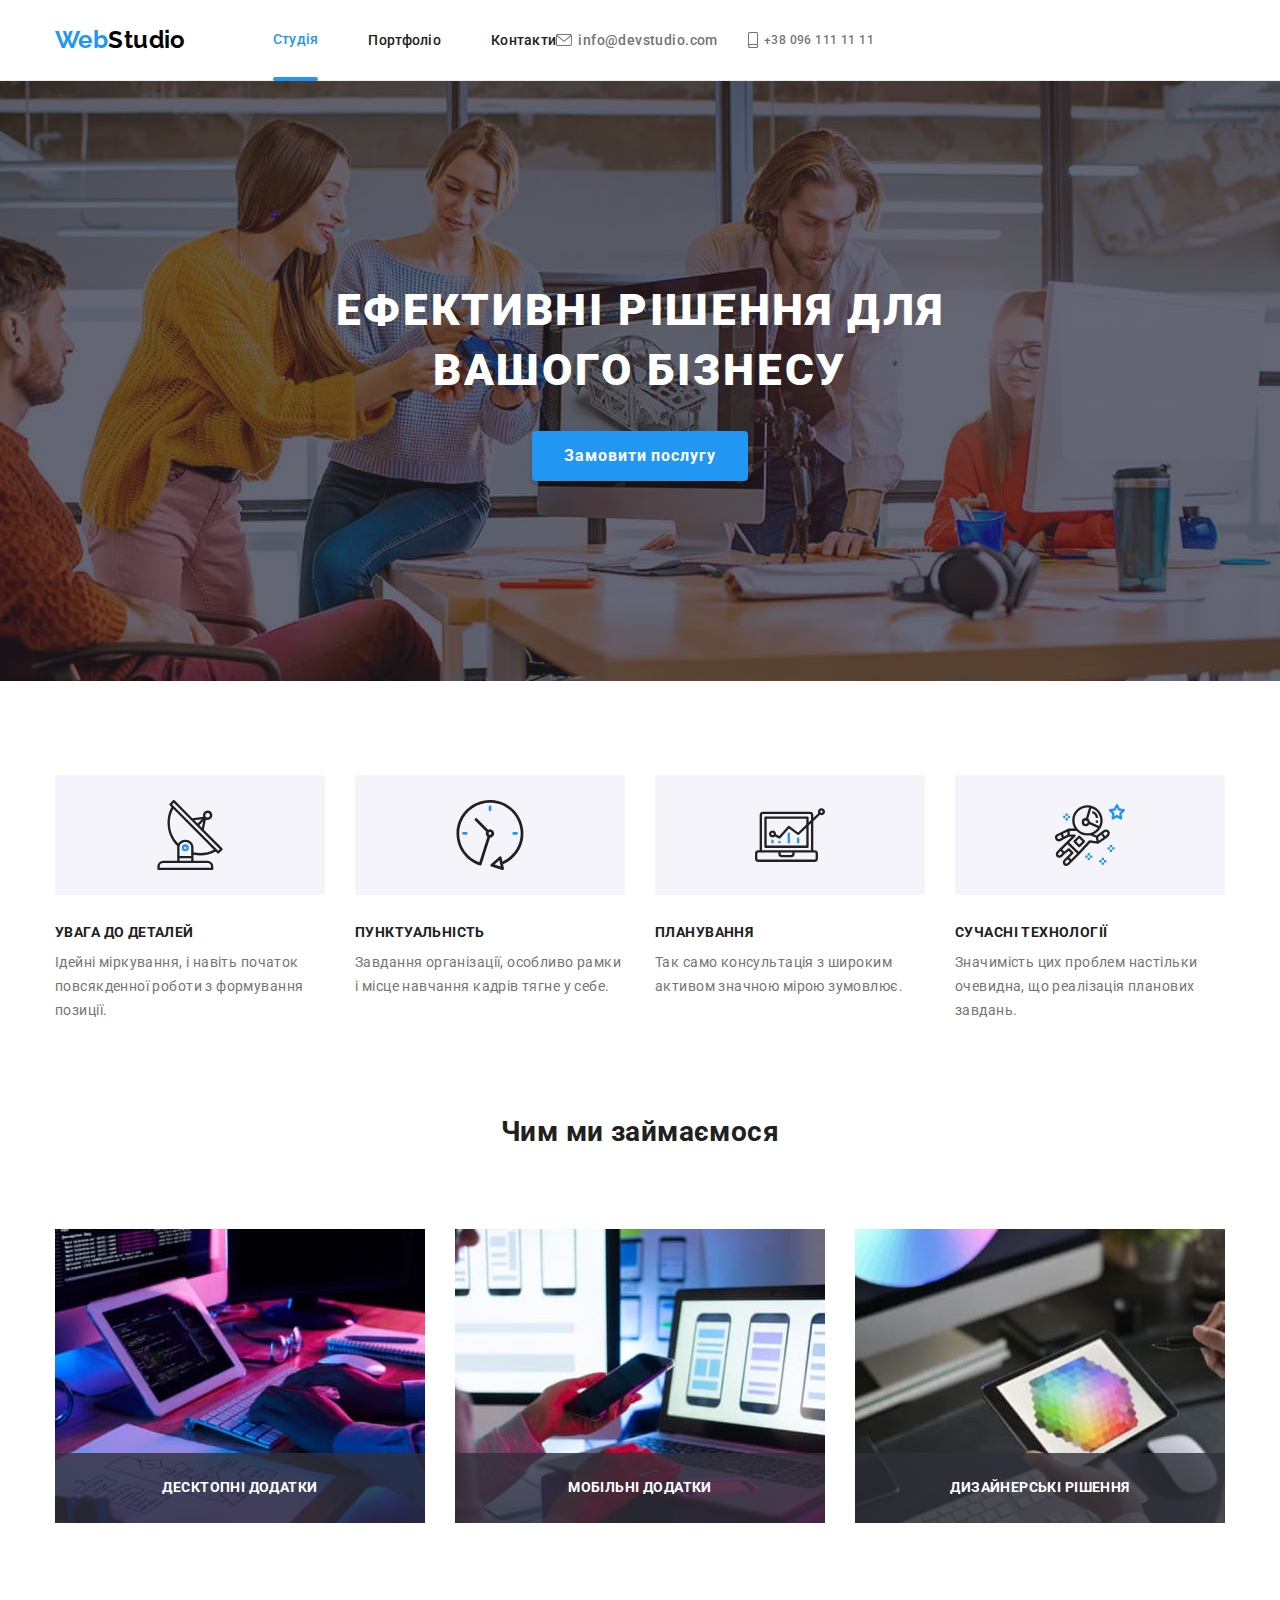
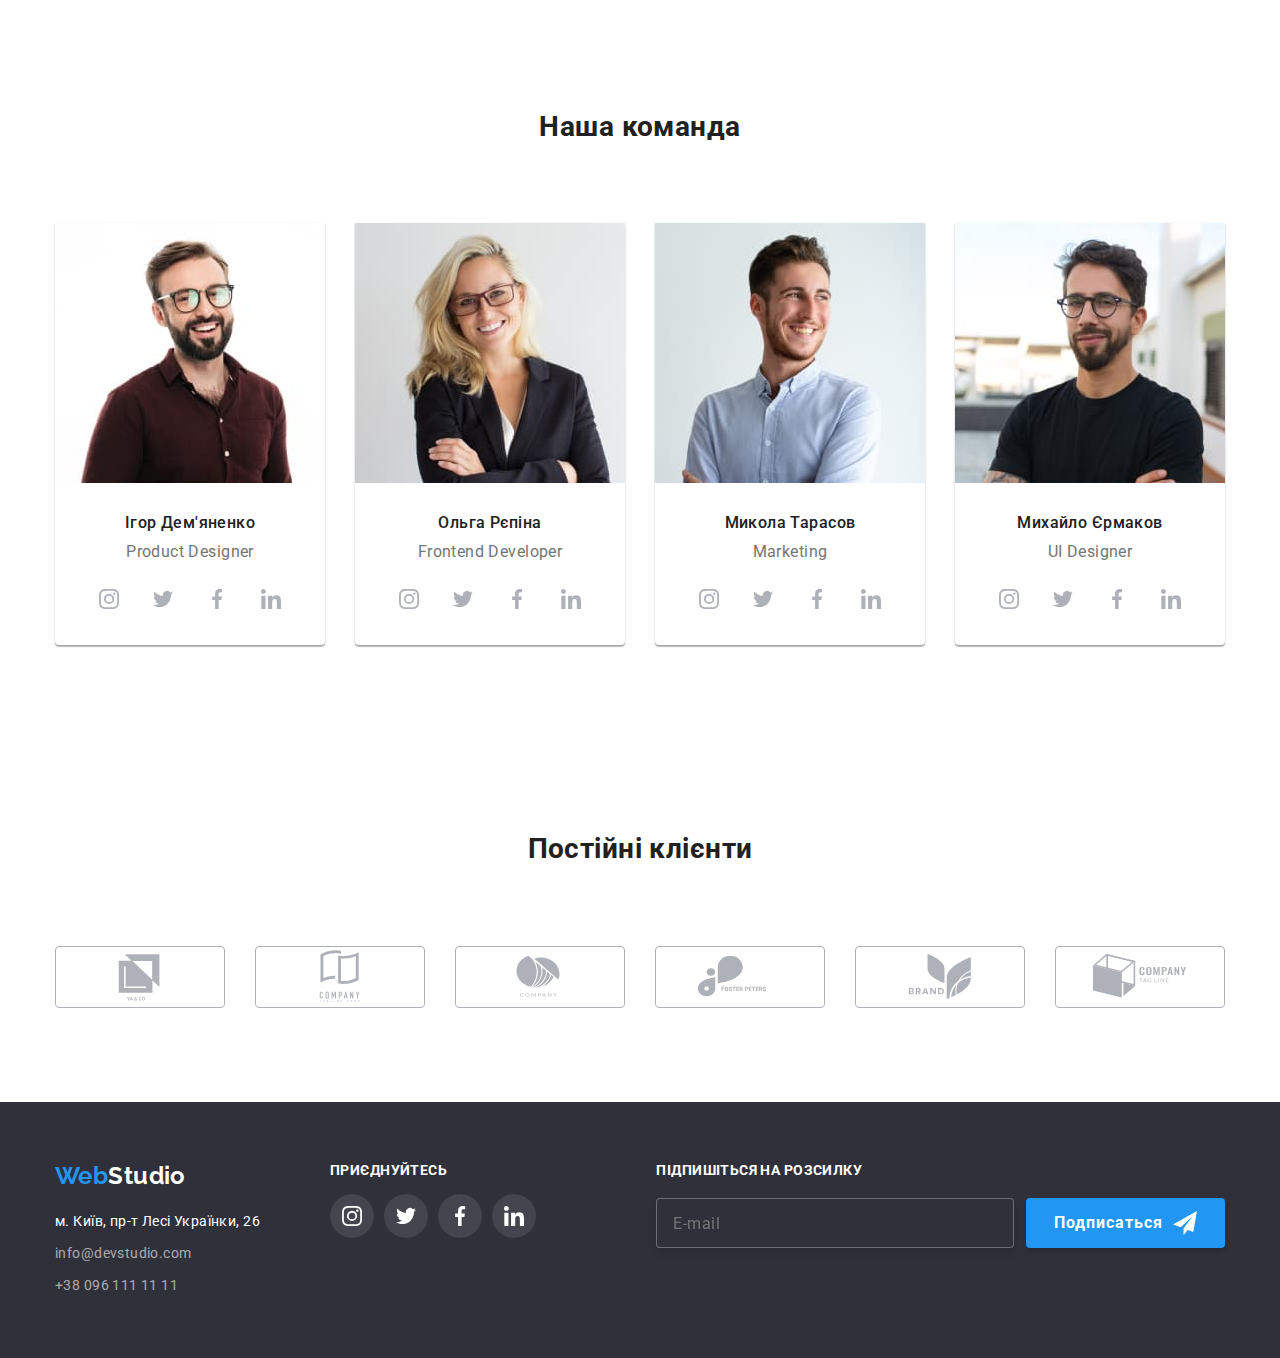
<file: index.html>
<!DOCTYPE html>
<html lang="uk">
  <head>
    <meta charset="UTF-8" />
    <meta http-equiv="X-UA-Compatible" content="IE=edge" />
    <meta name="viewport" content="width=device-width, initial-scale=1.0" />
    <title>WebStudio</title>
    <link
      href="https://fonts.googleapis.com/css2?family=Raleway:wght@700&family=Roboto:wght@400;500;700;900&display=swap"
      rel="stylesheet"
    />
    <link
      rel="stylesheet"
      href="https://cdnjs.cloudflare.com/ajax/libs/modern-normalize/1.1.0/modern-normalize.min.css"
    />
    <link rel="stylesheet" href="./css/main.min.css" />
  </head>

  <body>
    <header class="header">
      <div class="container nav">
        <a lang="en" href="./index.html" class="logo"> <span class="logo__part">Web</span>Studio</a>
        <button
          type="button"
          class="mobile__menu is-open"
          aria-expanded="true"
          data-mobile__menu-open
          aria-controls="mobile__menu-body"
        >
          <svg class="mobile__menu-icon" width="40" height="40" aria-label="Вызов мобильного меню">
            <use class="mobile__menu-close" href="./images/icons.svg#icon-menu_40px"></use>
            <use class="mobile__menu-open" href="./images/icons.svg#icon-close_40px"></use>
          </svg>
        </button>
        <div class="navigation" id="mobile__menu-body" data-mobile__menu>
          <nav class="nav__body">
            <ul class="nav__menu">
              <li class="nav__list">
                <a href="./index.html" class="nav__link nav__link--current">Студія</a>
              </li>
              <li><a href="./portfolio.html" class="nav__link">Портфоліо</a></li>
              <li><a href="" class="nav__link">Контакти</a></li>
            </ul>
          </nav>
          <ul class="contacts">
            <li class="contacts__item">
              <a lang="en" href="mailto:info@devstudio.com" class="contacts__link-email">
                <svg class="contacts__icon-email" width="14" height="10">
                  <use href="./images/icons.svg#icon-envelope"></use>
                </svg>
                info@devstudio.com
              </a>
            </li>
            <li class="contacts__item">
              <a href="tel:+380961111111" class="contacts__link-tel">
                <svg class="contacts__icon-tel" width="10" height="14">
                  <use href="./images/icons.svg#icon-smartphone"></use>
                </svg>
                +38 096 111 11 11
              </a>
            </li>
          </ul>
          <div class="social-item__mobile-menu">
            <a href="/" class="social-link__mobile-menu">Instagram</a>
            <a href="/" class="social-link__mobile-menu">Twitter</a>
            <a href="/" class="social-link__mobile-menu">Facebook</a>
            <a href="/" class="social-link__mobile-menu">Linledin</a>
          </div>
        </div>
      </div>
    </header>
    <main>
      <section class="hero">
        <h1 class="hero__title">ЕФЕКТИВНІ РІШЕННЯ ДЛЯ ВАШОГО БІЗНЕСУ</h1>
        <button data-modal-open type="button" class="hero__button">Замовити послугу</button>
      </section>

      <section class="section">
        <div class="container">
          <h2 class="hidden">Наші переваги</h2>
          <ul class="advantage-cards">
            <li class="advantage-cards__item">
              <div class="advantage-cards__container">
                <svg width="70" height="70">
                  <use href="./images/icons.svg#icon-antenna-1"></use>
                </svg>
              </div>
              <h3 class="advantage__subtitle">УВАГА ДО ДЕТАЛЕЙ</h3>
              <p class="advantage__text">
                Ідейні міркування, і навіть початок повсякденної роботи з формування позиції.
              </p>
            </li>
            <li class="advantage-cards__item">
              <div class="advantage-cards__container">
                <svg width="70" height="70">
                  <use href="./images/icons.svg#icon-clock-1"></use>
                </svg>
              </div>
              <h3 class="advantage__subtitle">ПУНКТУАЛЬНІСТЬ</h3>
              <p class="advantage__text">
                Завдання організації, особливо рамки і місце навчання кадрів тягне у себе.
              </p>
            </li>
            <li class="advantage-cards__item">
              <div class="advantage-cards__container">
                <svg width="70" height="70">
                  <use href="./images/icons.svg#icon-diagram"></use>
                </svg>
              </div>
              <h3 class="advantage__subtitle">ПЛАНУВАННЯ</h3>
              <p class="advantage__text">
                Так само консультація з широким активом значною мірою зумовлює.
              </p>
            </li>
            <li class="advantage-cards__item">
              <div class="advantage-cards__container">
                <svg width="70" height="70">
                  <use href="./images/icons.svg#icon-astronaut-1"></use>
                </svg>
              </div>
              <h3 class="advantage__subtitle">СУЧАСНІ ТЕХНОЛОГІЇ</h3>
              <p class="advantage__text">
                Значимість цих проблем настільки очевидна, що реалізація планових завдань.
              </p>
            </li>
          </ul>
        </div>
      </section>

      <section class="section specialization">
        <div class="container">
          <h2 class="section__title">Чим ми займаємося</h2>
          <ul class="specialization__list">
            <li class="specialization__item">
              <img
                srcset="./images/1.jpg 1x, ./images/1@2x.jpg 2x"
                src="./images/1.jpg"
                alt="Створення вашого сайту"
                width="370"
                height="294"
                loading="lazy"
              />
              <div class="specialization__container">
                <p class="specialization__text">ДЕСКТОПНІ ДОДАТКИ</p>
              </div>
            </li>
            <li class="specialization__item">
              <img
                srcset="./images/2.jpg 1x, ./images/2@2x.jpg 2x"
                src="./images/2.jpg"
                alt="Розробка макету"
                width="370"
                height="294"
                loading="lazy"
              />
              <div class="specialization__container">
                <p class="specialization__text">МОБІЛЬНІ ДОДАТКИ</p>
              </div>
            </li>
            <li class="specialization__item">
              <img
                srcset="./images/3.jpg 1x, ./images/3@2x.jpg 2x"
                src="./images/3.jpg"
                alt="Робота над дизайном"
                width="370"
                height="294"
                loading="lazy"
              />
              <div class="specialization__container">
                <p class="specialization__text">ДИЗАЙНЕРСЬКІ РІШЕННЯ</p>
              </div>
            </li>
          </ul>
        </div>
      </section>

      <section class="section teammates">
        <div class="container">
          <h2 class="section__title">Наша команда</h2>
          <ul class="teammates__list">
            <li class="teammates__item">
              <img
                srcset="
                  ./images/4-450.jpg 450w,
                  ./images/4-900.jpg 900w,
                  ./images/4-354.jpg 354w,
                  ./images/4-708.jpg 708w,
                  ./images/4-270.jpg 270w,
                  ./images/4-540.jpg 540w
                "
                sizes="(min-width: 1200px) 270px, (min-width: 768px) and (max-width: 1199px)  354px, (min-width: 320px) 450px, 100vw"
                src="./images/4-450.jpg"
                class="teammates__icon"
                alt="Наш продуктовий дизайнер"
                width="270"
                height="260"
                loading="lazy"
              />
              <div class="teammates__container">
                <h3 class="teammates__name">Ігор Дем'яненко</h3>
                <p lang="en" class="teammates__profession">Product Designer</p>
                <ul class="social-networks">
                  <li class="social-networks__item">
                    <a href="" class="social-networks__link">
                      <svg class="social-networks__icon" width="20" height="20">
                        <use href="./images/icons.svg#icon-instagram"></use>
                      </svg>
                    </a>
                  </li>
                  <li class="social-networks__item">
                    <a href="" class="social-networks__link">
                      <svg class="social-networks__icon" width="20" height="20">
                        <use href="./images/icons.svg#icon-twitter"></use>
                      </svg>
                    </a>
                  </li>
                  <li class="social-networks__item">
                    <a href="" class="social-networks__link">
                      <svg class="social-networks__icon" width="20" height="20">
                        <use href="./images/icons.svg#icon-facebook"></use>
                      </svg>
                    </a>
                  </li>
                  <li class="social-networks__item">
                    <a href="" class="social-networks__link">
                      <svg class="social-networks__icon" width="20" height="20">
                        <use href="./images/icons.svg#icon-linkedin"></use>
                      </svg>
                    </a>
                  </li>
                </ul>
              </div>
            </li>
            <li class="teammates__item">
              <img
                srcset="
                  ./images/5-450.jpg 450w,
                  ./images/5-900.jpg 900w,
                  ./images/5-354.jpg 354w,
                  ./images/5-708.jpg 708w,
                  ./images/5-270.jpg 270w,
                  ./images/5-540.jpg 540w
                "
                sizes="(min-width: 1200px) 270px, (min-width: 768px) and (max-width: 1199px)  354px, (min-width: 320px) 450px, 100vw"
                src="./images/5-450.jpg"
                class="teammates__icon"
                alt="Наш фронтенд розробник"
                width="270"
                height="260"
                loading="lazy"
              />
              <div class="teammates__container">
                <h3 class="teammates__name">Ольга Рєпіна</h3>
                <p lang="en" class="teammates__profession">Frontend Developer</p>
                <ul class="social-networks">
                  <li class="social-networks__item">
                    <a href="" class="social-networks__link">
                      <svg class="social-networks__icon" width="20" height="20">
                        <use href="./images/icons.svg#icon-instagram"></use>
                      </svg>
                    </a>
                  </li>
                  <li class="social-networks__item">
                    <a href="" class="social-networks__link">
                      <svg class="social-networks__icon" width="20" height="20">
                        <use href="./images/icons.svg#icon-twitter"></use>
                      </svg>
                    </a>
                  </li>
                  <li class="social-networks__item">
                    <a href="" class="social-networks__link">
                      <svg class="social-networks__icon" width="20" height="20">
                        <use href="./images/icons.svg#icon-facebook"></use>
                      </svg>
                    </a>
                  </li>
                  <li class="social-networks__item">
                    <a href="" class="social-networks__link">
                      <svg class="social-networks__icon" width="20" height="20">
                        <use href="./images/icons.svg#icon-linkedin"></use>
                      </svg>
                    </a>
                  </li>
                </ul>
              </div>
            </li>
            <li class="teammates__item">
              <img
                srcset="
                  ./images/6-450.jpg 450w,
                  ./images/6-900.jpg 900w,
                  ./images/6-354.jpg 354w,
                  ./images/6-708.jpg 708w,
                  ./images/6-270.jpg 270w,
                  ./images/6-540.jpg 540w
                "
                sizes="(min-width: 1200px) 270px, (min-width: 768px) and (max-width: 1199px)  354px, (min-width: 320px) 450px, 100vw"
                src="./images/6-450.jpg"
                class="teammates__icon"
                alt="Наш маркетолог"
                width="270"
                height="260"
                loading="lazy"
              />
              <div class="teammates__container">
                <h3 class="teammates__name">Микола Тарасов</h3>
                <p lang="en" class="teammates__profession">Marketing</p>
                <ul class="social-networks">
                  <li class="social-networks__item">
                    <a href="" class="social-networks__link">
                      <svg class="social-networks__icon" width="20" height="20">
                        <use href="./images/icons.svg#icon-instagram"></use>
                      </svg>
                    </a>
                  </li>
                  <li class="social-networks__item">
                    <a href="" class="social-networks__link">
                      <svg class="social-networks__icon" width="20" height="20">
                        <use href="./images/icons.svg#icon-twitter"></use>
                      </svg>
                    </a>
                  </li>
                  <li class="social-networks__item">
                    <a href="" class="social-networks__link">
                      <svg class="social-networks__icon" width="20" height="20">
                        <use href="./images/icons.svg#icon-facebook"></use>
                      </svg>
                    </a>
                  </li>
                  <li class="social-networks__item">
                    <a href="" class="social-networks__link">
                      <svg class="social-networks__icon" width="20" height="20">
                        <use href="./images/icons.svg#icon-linkedin"></use>
                      </svg>
                    </a>
                  </li>
                </ul>
              </div>
            </li>
            <li class="teammates__item">
              <img
                srcset="
                  ./images/7-450.jpg 450w,
                  ./images/7-900.jpg 900w,
                  ./images/7-354.jpg 354w,
                  ./images/7-708.jpg 708w,
                  ./images/7-270.jpg 270w,
                  ./images/7-540.jpg 540w
                "
                sizes="(min-width: 1200px) 270px, (min-width: 768px) and (max-width: 1199px)  354px, (min-width: 320px) 450px, 100vw"
                src="./images/7-450.jpg"
                class="teammates__icon"
                alt="Наш ЮІ дизайнер"
                width="270"
                height="260"
                loading="lazy"
              />
              <div class="teammates__container">
                <h3 class="teammates__name">Михайло Єрмаков</h3>
                <p lang="en" class="teammates__profession">UI Designer</p>
                <ul class="social-networks">
                  <li class="social-networks__item">
                    <a href="" class="social-networks__link">
                      <svg class="social-networks__icon" width="20" height="20">
                        <use href="./images/icons.svg#icon-instagram"></use>
                      </svg>
                    </a>
                  </li>
                  <li class="social-networks__item">
                    <a href="" class="social-networks__link">
                      <svg class="social-networks__icon" width="20" height="20">
                        <use href="./images/icons.svg#icon-twitter"></use>
                      </svg>
                    </a>
                  </li>
                  <li class="social-networks__item">
                    <a href="" class="social-networks__link">
                      <svg class="social-networks__icon" width="20" height="20">
                        <use href="./images/icons.svg#icon-facebook"></use>
                      </svg>
                    </a>
                  </li>
                  <li class="social-networks__item">
                    <a href="" class="social-networks__link">
                      <svg class="social-networks__icon" width="20" height="20">
                        <use href="./images/icons.svg#icon-linkedin"></use>
                      </svg>
                    </a>
                  </li>
                </ul>
              </div>
            </li>
          </ul>
        </div>
      </section>

      <section class="section">
        <div class="container">
          <h2 class="section__title">Постійні клієнти</h2>
          <ul class="clients">
            <li class="clients__icon">
              <a href="" class="clients__link"
                ><svg width="106" height="60">
                  <use href="./images/icons.svg#icon-company1"></use>
                </svg>
              </a>
            </li>
            <li class="clients__icon">
              <a href="" class="clients__link"
                ><svg width="106" height="60">
                  <use href="./images/icons.svg#icon-company2"></use>
                </svg>
              </a>
            </li>
            <li class="clients__icon">
              <a href="" class="clients__link"
                ><svg width="106" height="60">
                  <use href="./images/icons.svg#icon-company3"></use>
                </svg>
              </a>
            </li>
            <li class="clients__icon">
              <a href="" class="clients__link"
                ><svg width="106" height="60">
                  <use href="./images/icons.svg#icon-company4"></use>
                </svg>
              </a>
            </li>
            <li class="clients__icon">
              <a href="" class="clients__link"
                ><svg width="106" height="60">
                  <use href="./images/icons.svg#icon-company5"></use>
                </svg>
              </a>
            </li>
            <li class="clients__icon">
              <a href="" class="clients__link"
                ><svg width="106" height="60">
                  <use href="./images/icons.svg#icon-company6"></use>
                </svg>
              </a>
            </li>
          </ul>
        </div>
      </section>
    </main>

    <footer class="footer">
      <div class="container footer__container">
        <div>
          <a lang="en" href="./index.html" class="logo logo--white">
            <span class="logo__part">Web</span>Studio</a
          >
          <address class="address">
            <ul class="address__list">
              <li class="address__item">
                <a
                  class="address__link"
                  href="https://www.google.com/maps/place/%D0%B1%D1%83%D0%BB.+%D0%9B%D0%B5%D1%81%D0%B8+%D0%A3%D0%BA%D1%80%D0%B0%D0%B8%D0%BD%D0%BA%D0%B8,+26,+%D0%9A%D0%B8%D0%B5%D0%B2,+02000/@50.4265807,30.5383858,17z/data=!3m1!4b1!4m5!3m4!1s0x40d4cf0e033ecbe9:0x57a4dffefec77da0!8m2!3d50.4265807!4d30.5383858"
                  target="_blank"
                  rel="noopener noreferrer"
                  >м. Київ, пр-т Лесі Українки, 26</a
                >
              </li>
              <li class="address__item">
                <a lang="en" href="mailto:info@devstudio.com" class="contacts-footer">
                  info@devstudio.com</a
                >
              </li>
              <li class="address__item">
                <a href="tel:+380961111111" class="contacts-footer">+38 096 111 11 11</a>
              </li>
            </ul>
          </address>
        </div>
        <div class="one">
          <strong class="makeit">ПРИЄДНУЙТЕСЬ</strong>
          <ul class="social-networks">
            <li class="social-networks__item">
              <a href="" class="social-networks__link social-networks__link--white">
                <svg class="social-networks__icon" width="20" height="20">
                  <use href="./images/icons.svg#icon-instagram"></use>
                </svg>
              </a>
            </li>
            <li class="social-networks__item">
              <a href="" class="social-networks__link social-networks__link--white">
                <svg class="social-networks__icon" width="20" height="20">
                  <use href="./images/icons.svg#icon-twitter"></use>
                </svg>
              </a>
            </li>
            <li class="social-networks__item">
              <a href="" class="social-networks__link social-networks__link--white">
                <svg class="social-networks__icon" width="20" height="20">
                  <use href="./images/icons.svg#icon-facebook"></use>
                </svg>
              </a>
            </li>
            <li class="social-networks__item">
              <a href="" class="social-networks__link social-networks__link--white">
                <svg class="social-networks__icon" width="20" height="20">
                  <use href="./images/icons.svg#icon-linkedin"></use>
                </svg>
              </a>
            </li>
          </ul>
        </div>
        <div class="form-subscribe">
          <form class="form-subscribe__body">
            <strong class="makeit">ПІДПИШІТЬСЯ НА РОЗСИЛКУ</strong>
            <div class="form-subscribe__content">
              <label for="mail"></label>
              <input
                class="form-subscribe__input"
                type="email"
                name="mail"
                id="mail"
                placeholder="E-mail"
              />
              <button class="form-subscribe__button" type="button">
                Подписаться
                <svg class="form-subscribe__icon" width="24" height="24">
                  <use href="./images/icons.svg#icon-icon-send"></use>
                </svg>
              </button>
            </div>
          </form>
        </div>
      </div>
    </footer>
    <div class="backdrop is-hidden" data-modal>
      <div class="modal">
        <button type="button" class="modal__close-button" data-modal-close>
          <svg class="modal__close-icon" width="18" height="18">
            <use href="./images/icons.svg#icon-close-black-18dp-2-1"></use>
          </svg>
        </button>
        <form class="modal__form">
          <strong class="modal__title">Залиште свої дані, ми вам передзвонимо</strong>
          <div class="modal__form-field">
            <label class="modal__form-text" for="name">Ім'я</label>
            <input class="modal__form-input" type="text" name="name" id="name" />
            <svg class="modal__input-icon" width="18" height="18">
              <use href="./images/icons.svg#icon-person-black"></use>
            </svg>
          </div>

          <div class="modal__form-field">
            <label class="modal__form-text" for="tel">Телефон</label>
            <input class="modal__form-input" type="tel" name="tel" id="tel" />
            <svg class="modal__input-icon" width="18" height="18">
              <use href="./images/icons.svg#icon-phone-black"></use>
            </svg>
          </div>

          <div class="modal__form-field">
            <label class="modal__form-text" for="email">Пошта</label>
            <input class="modal__form-input" type="email" name="email" id="email" />
            <svg class="modal__input-icon" width="18" height="18">
              <use href="./images/icons.svg#icon-email-black"></use>
            </svg>
          </div>

          <div class="modal__form-field">
            <label class="modal__form-text" for="comment">Коментар</label>
            <textarea
              class="modal__form-textarea"
              name="comment"
              id="comment"
              rows="8"
              placeholder="Введіть текст"
            ></textarea>
          </div>

          <div class="modal__checkbox">
            <label class="modal__checkbox-body">
              <input class="modal__checkbox-input" type="checkbox" name="policy" />
              <svg class="modal__checkbox-agree" width="16" height="15">
                <use href="./images/icons.svg#icon-icon-check"></use>
              </svg>
              <svg class="modal__checkbox-empty" width="16" height="15">
                <use href="./images/icons.svg#icon-empty-checkbox"></use>
              </svg>
              <span class="modal__checkbox-text"
                >Погоджуюся з розсилкою та приймаю
                <a class="modal__checkbox-link" href="">Умови договору</a></span
              >
            </label>
          </div>
          <div class="modal__submit-body">
            <button class="modal__submit-button" type="submit">Відправити</button>
          </div>
        </form>
      </div>
    </div>
    <script src="./js/modal.js"></script>
    <script src="./js/mobile-menu.js"></script>
    <script src="./js/button-agree.js"></script>
  </body>
</html>
</file>
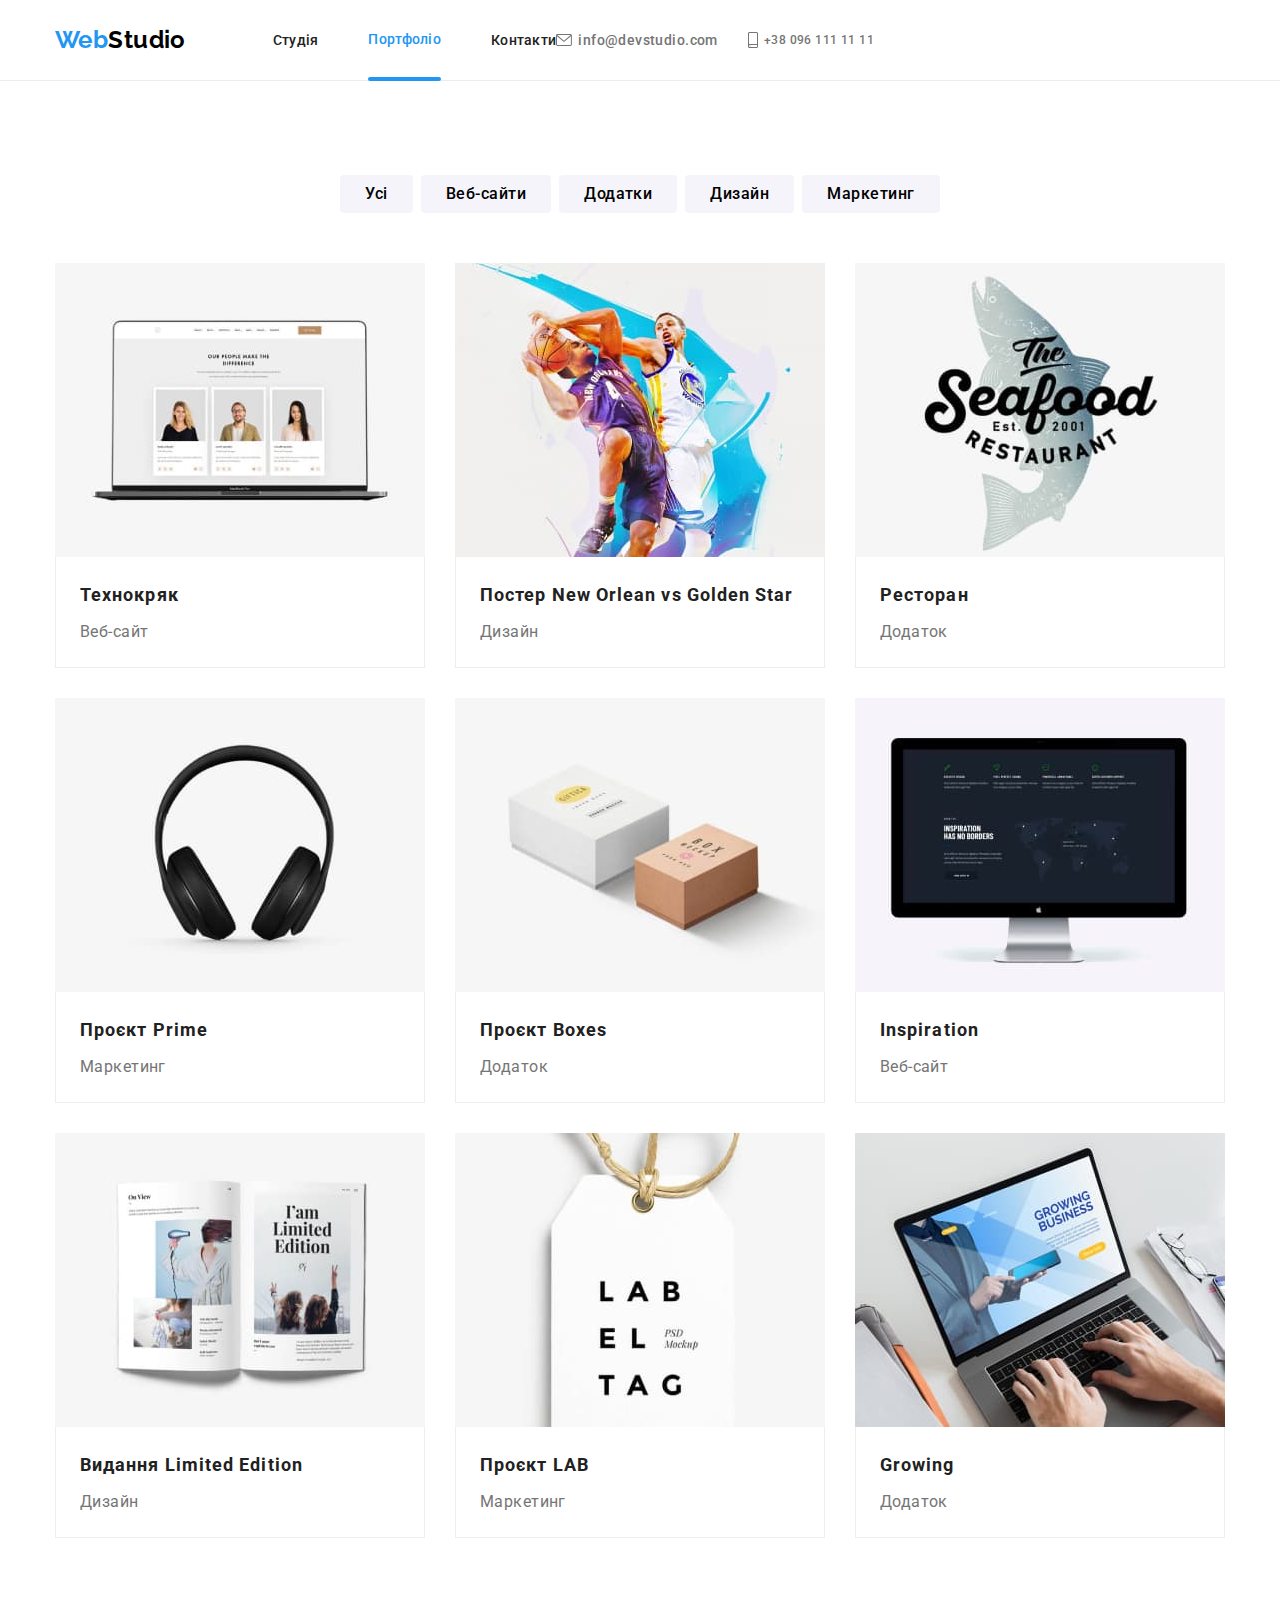
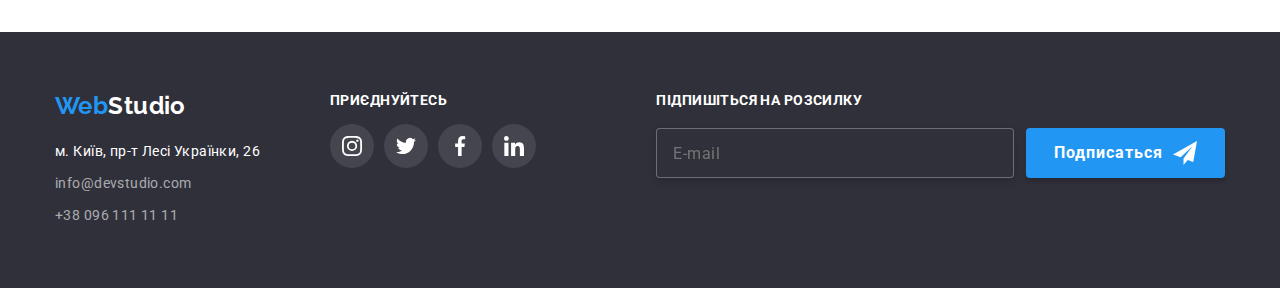
<file: portfolio.html>
<!DOCTYPE html>
<html lang="uk">
  <head>
    <meta charset="UTF-8" />
    <meta http-equiv="X-UA-Compatible" content="IE=edge" />
    <meta name="viewport" content="width=device-width, initial-scale=1.0" />
    <title>портфоліо WebStudio</title>
    <link
      href="https://fonts.googleapis.com/css2?family=Raleway:wght@700&family=Roboto:wght@400;500;700;900&display=swap"
      rel="stylesheet"
    />
    <link
      rel="stylesheet"
      href="https://cdnjs.cloudflare.com/ajax/libs/modern-normalize/1.1.0/modern-normalize.min.css"
    />
    <link rel="stylesheet" href="./css/main.min.css" />
  </head>
  <body>
    <header class="header">
      <div class="container nav">
        <a lang="en" href="./index.html" class="logo"> <span class="logo__part">Web</span>Studio</a>
        <button
          type="button"
          class="mobile__menu is-open"
          aria-expanded="true"
          data-mobile__menu-open
          aria-controls="mobile__menu-body"
        >
          <svg class="mobile__menu-icon" width="40" height="40" aria-label="Вызов мобильного меню">
            <use class="mobile__menu-close" href="./images/icons.svg#icon-menu_40px"></use>
            <use class="mobile__menu-open" href="./images/icons.svg#icon-close_40px"></use>
          </svg>
        </button>
        <div class="navigation" id="mobile__menu-body" data-mobile__menu>
          <nav class="nav__body">
            <ul class="nav__menu">
              <li class="nav__list">
                <a href="./index.html" class="nav__link">Студія</a>
              </li>
              <li><a href="./portfolio.html" class="nav__link nav__link--current">Портфоліо</a></li>
              <li><a href="" class="nav__link">Контакти</a></li>
            </ul>
          </nav>
          <ul class="contacts">
            <li class="contacts__item">
              <a lang="en" href="mailto:info@devstudio.com" class="contacts__link-email">
                <svg class="contacts__icon-email" width="14" height="10">
                  <use href="./images/icons.svg#icon-envelope"></use>
                </svg>
                info@devstudio.com
              </a>
            </li>
            <li class="contacts__item">
              <a href="tel:+380961111111" class="contacts__link-tel">
                <svg class="contacts__icon-tel" width="10" height="14">
                  <use href="./images/icons.svg#icon-smartphone"></use>
                </svg>
                +38 096 111 11 11
              </a>
            </li>
          </ul>
          <div class="social-item__mobile-menu">
            <a href="/" class="social-link__mobile-menu">Instagram</a>
            <a href="/" class="social-link__mobile-menu">Twitter</a>
            <a href="/" class="social-link__mobile-menu">Facebook</a>
            <a href="/" class="social-link__mobile-menu">Linledin</a>
          </div>
        </div>
      </div>
    </header>

    <main>
      <section class="section">
        <div class="container">
          <h1 class="hidden">Наше портфоліо</h1>
          <ul class="portfolio-filter">
            <li class="portfolio-filter__item">
              <button type="button" class="portfolio-filter__button">Усі</button>
            </li>
            <li class="portfolio-filter__item">
              <button type="button" class="portfolio-filter__button">Веб-сайти</button>
            </li>
            <li class="portfolio-filter__item">
              <button type="button" class="portfolio-filter__button">Додатки</button>
            </li>
            <li class="portfolio-filter__item">
              <button type="button" class="portfolio-filter__button">Дизайн</button>
            </li>
            <li class="portfolio-filter__item">
              <button type="button" class="portfolio-filter__button">Маркетинг</button>
            </li>
          </ul>
          <ul class="portfolio-project">
            <li class="portfolio-project__item">
              <a href="" class="project">
                <div class="project__overlay">
                  <img
                    srcset="./images/8-370(1).jpg 370w, ./images/8-740(1).jpg 740w"
                    sizes="(min-width: 1200px) 370px, (min-width: 768px) and (max-width: 1199px)  354px, (min-width: 320px) 450px, 100vw"
                    src="./images/8-370(1).jpg"
                    class="project__ovelay-icon"
                    alt="Технокряк"
                    width="370"
                    height="294"
                    loading="lazy"
                  />
                  <div class="project__overlay-container">
                    <p class="project__overlay-text">
                      Ресурс пропонує комплексні пропозиції з різним рівнем функціоналу та сервісів.
                      Все це дозволить відвідувачу отримати вичерпні відомості про компанію чи
                      приватну особу.
                    </p>
                  </div>
                </div>

                <div class="project__border">
                  <h2 class="project__title">Технокряк</h2>
                  <p class="project__category">Веб-сайт</p>
                </div>
              </a>
            </li>
            <li class="portfolio-project__item">
              <a href="" class="project">
                <div class="project__overlay">
                  <img
                    srcset="
                      ./images/9-450(1).jpg 450w,
                      ./images/9-900(1).jpg 900w,
                      ./images/9-354(1).jpg 354w,
                      ./images/9-708(1).jpg 708w,
                      ./images/9-370(1).jpg 370w,
                      ./images/9-740(1).jpg 740w
                    "
                    sizes="(min-width: 1200px) 370px, (min-width: 768px) and (max-width: 1199px)  354px, (min-width: 320px) 450px, 100vw"
                    src="./images/9-450(1).jpg"
                    class="project__ovelay-icon"
                    alt="Постер New Orlean vs Golden Star"
                    width="370"
                    height="294"
                    loading="lazy"
                  />
                  <div class="project__overlay-container">
                    <p class="project__overlay-text">
                      Ресурс пропонує комплексні пропозиції з різним рівнем функціоналу та сервісів.
                      Все це дозволить відвідувачу отримати вичерпні відомості про компанію чи
                      приватну особу.
                    </p>
                  </div>
                </div>
                <div class="project__border">
                  <h2 class="project__title">Постер New Orlean vs Golden Star</h2>
                  <p class="project__category">Дизайн</p>
                </div>
              </a>
            </li>
            <li class="portfolio-project__item">
              <a href="" class="project">
                <div class="project__overlay">
                  <img
                    srcset="
                      ./images/10-450(1).jpg 450w,
                      ./images/10-900(1).jpg 900w,
                      ./images/10-354(1).jpg 354w,
                      ./images/10-708(1).jpg 708w,
                      ./images/10-370(1).jpg 370w,
                      ./images/10-740(1).jpg 740w
                    "
                    sizes="(min-width: 1200px) 370px, (min-width: 768px) and (max-width: 1199px)  354px, (min-width: 320px) 450px, 100vw"
                    src="./images/10-450(1).jpg"
                    class="project__ovelay-icon"
                    alt="Ресторан Seafood"
                    width="370"
                    height="294"
                    loading="lazy"
                  />
                  <div class="project__overlay-container">
                    <p class="project__overlay-text">
                      Ресурс пропонує комплексні пропозиції з різним рівнем функціоналу та сервісів.
                      Все це дозволить відвідувачу отримати вичерпні відомості про компанію чи
                      приватну особу.
                    </p>
                  </div>
                </div>
                <div class="project__border">
                  <h2 class="project__title">Ресторан</h2>
                  <p class="project__category">Додаток</p>
                </div>
              </a>
            </li>
            <li class="portfolio-project__item">
              <a href="" class="project">
                <div class="project__overlay">
                  <img
                    srcset="
                      ./images/11-450(1).jpg 450w,
                      ./images/11-900(1).jpg 900w,
                      ./images/11-354(1).jpg 354w,
                      ./images/11-708(1).jpg 708w,
                      ./images/11-370(1).jpg 370w,
                      ./images/11-740(1).jpg 740w
                    "
                    sizes="(min-width: 1200px) 370px, (min-width: 768px) and (max-width: 1199px)  354px, (min-width: 320px) 450px, 100vw"
                    src="./images/11-450(1).jpg"
                    class="project__ovelay-icon"
                    alt="Проєкт Prime"
                    width="370"
                    height="294"
                    loading="lazy"
                  />
                  <div class="project__overlay-container">
                    <p class="project__overlay-text">
                      Ресурс пропонує комплексні пропозиції з різним рівнем функціоналу та сервісів.
                      Все це дозволить відвідувачу отримати вичерпні відомості про компанію чи
                      приватну особу.
                    </p>
                  </div>
                </div>
                <div class="project__border">
                  <h2 class="project__title">Проєкт Prime</h2>
                  <p class="project__category">Маркетинг</p>
                </div>
              </a>
            </li>
            <li class="portfolio-project__item">
              <a href="" class="project">
                <div class="project__overlay">
                  <img
                    srcset="
                      ./images/12-450(1).jpg 450w,
                      ./images/12-900(1).jpg 900w,
                      ./images/12-354(1).jpg 354w,
                      ./images/12-708(1).jpg 708w,
                      ./images/12-370(1).jpg 370w,
                      ./images/12-740(1).jpg 740w
                    "
                    sizes="(min-width: 1200px) 370px, (min-width: 768px) and (max-width: 1199px)  354px, (min-width: 320px) 450px, 100vw"
                    src="./images/12-450(1).jpg"
                    class="project__ovelay-icon"
                    alt="Проєкт Boxes"
                    width="370"
                    height="294"
                    loading="lazy"
                  />
                  <div class="project__overlay-container">
                    <p class="project__overlay-text">
                      Ресурс пропонує комплексні пропозиції з різним рівнем функціоналу та сервісів.
                      Все це дозволить відвідувачу отримати вичерпні відомості про компанію чи
                      приватну особу.
                    </p>
                  </div>
                </div>
                <div class="project__border">
                  <h2 class="project__title">Проєкт Boxes</h2>
                  <p class="project__category">Додаток</p>
                </div>
              </a>
            </li>
            <li class="portfolio-project__item">
              <a href="" class="project">
                <div class="project__overlay">
                  <img
                    srcset="
                      ./images/13-450(1).jpg 450w,
                      ./images/13-900(1).jpg 900w,
                      ./images/13-354(1).jpg 354w,
                      ./images/13-708(1).jpg 708w,
                      ./images/13-370(1).jpg 370w,
                      ./images/13-740(1).jpg 740w
                    "
                    sizes="(min-width: 1200px) 370px, (min-width: 768px) and (max-width: 1199px)  354px, (min-width: 320px) 450px, 100vw"
                    src="./images/13-450(1).jpg"
                    class="project__ovelay-icon"
                    alt="Inspiration has no project__borders"
                    width="370"
                    height="294"
                    loading="lazy"
                  />
                  <div class="project__overlay-container">
                    <p class="project__overlay-text">
                      Ресурс пропонує комплексні пропозиції з різним рівнем функціоналу та сервісів.
                      Все це дозволить відвідувачу отримати вичерпні відомості про компанію чи
                      приватну особу.
                    </p>
                  </div>
                </div>
                <div class="project__border">
                  <h2 class="project__title">Inspiration</h2>
                  <p class="project__category">Веб-сайт</p>
                </div>
              </a>
            </li>
            <li class="portfolio-project__item">
              <a href="" class="project">
                <div class="project__overlay">
                  <img
                    srcset="
                      ./images/14-450(1).jpg 450w,
                      ./images/14-900(1).jpg 900w,
                      ./images/14-354(1).jpg 354w,
                      ./images/14-708(1).jpg 708w,
                      ./images/14-370(1).jpg 370w,
                      ./images/14-740(1).jpg 740w
                    "
                    sizes="(min-width: 1200px) 370px, (min-width: 768px) and (max-width: 1199px)  354px, (min-width: 320px) 450px, 100vw"
                    src="./images/14-450(1).jpg"
                    class="project__ovelay-icon"
                    alt="Видання Limited Edition"
                    width="370"
                    height="294"
                    loading="lazy"
                  />
                  <div class="project__overlay-container">
                    <p class="project__overlay-text">
                      Ресурс пропонує комплексні пропозиції з різним рівнем функціоналу та сервісів.
                      Все це дозволить відвідувачу отримати вичерпні відомості про компанію чи
                      приватну особу.
                    </p>
                  </div>
                </div>
                <div class="project__border">
                  <h2 class="project__title">Видання Limited Edition</h2>
                  <p class="project__category">Дизайн</p>
                </div>
              </a>
            </li>
            <li class="portfolio-project__item">
              <a href="" class="project">
                <div class="project__overlay">
                  <img
                    srcset="
                      ./images/15-450(1).jpg 450w,
                      ./images/15-900(1).jpg 900w,
                      ./images/15-354(1).jpg 354w,
                      ./images/15-708(1).jpg 708w,
                      ./images/15-370(1).jpg 370w,
                      ./images/15-740(1).jpg 740w
                    "
                    sizes="(min-width: 1200px) 370px, (min-width: 768px) and (max-width: 1199px)  354px, (min-width: 320px) 450px, 100vw"
                    src="./images/15-450(1).jpg"
                    class="project__ovelay-icon"
                    alt="Проєкт LAB"
                    width="370"
                    height="294"
                    loading="lazy"
                  />
                  <div class="project__overlay-container">
                    <p class="project__overlay-text">
                      Ресурс пропонує комплексні пропозиції з різним рівнем функціоналу та сервісів.
                      Все це дозволить відвідувачу отримати вичерпні відомості про компанію чи
                      приватну особу.
                    </p>
                  </div>
                </div>
                <div class="project__border">
                  <h2 class="project__title">Проєкт LAB</h2>
                  <p class="project__category">Маркетинг</p>
                </div>
              </a>
            </li>
            <li class="portfolio-project__item">
              <a href="" class="project">
                <div class="project__overlay">
                  <img
                    srcset="
                      ./images/16-450(1).jpg 450w,
                      ./images/16-900(1).jpg 900w,
                      ./images/16-354(1).jpg 354w,
                      ./images/16-708(1).jpg 708w,
                      ./images/16-370(1).jpg 370w,
                      ./images/16-740(1).jpg 740w
                    "
                    sizes="(min-width: 1200px) 370px, (min-width: 768px) and (max-width: 1199px)  354px, (min-width: 320px) 450px, 100vw"
                    src="./images/16-450(1).jpg"
                    class="project__ovelay-icon"
                    alt="Growing Business"
                    width="370"
                    height="294"
                    loading="lazy"
                  />
                  <div class="project__overlay-container">
                    <p class="project__overlay-text">
                      Ресурс пропонує комплексні пропозиції з різним рівнем функціоналу та сервісів.
                      Все це дозволить відвідувачу отримати вичерпні відомості про компанію чи
                      приватну особу.
                    </p>
                  </div>
                </div>
                <div class="project__border">
                  <h2 class="project__title">Growing</h2>
                  <p class="project__category">Додаток</p>
                </div>
              </a>
            </li>
          </ul>
        </div>
      </section>
    </main>

    <footer class="footer">
      <div class="container footer__container">
        <div>
          <a lang="en" href="./index.html" class="logo logo--white">
            <span class="logo__part">Web</span>Studio</a
          >
          <address class="address">
            <ul class="address__list">
              <li class="address__item">
                <a
                  class="address__link"
                  href="https://www.google.com/maps/place/%D0%B1%D1%83%D0%BB.+%D0%9B%D0%B5%D1%81%D0%B8+%D0%A3%D0%BA%D1%80%D0%B0%D0%B8%D0%BD%D0%BA%D0%B8,+26,+%D0%9A%D0%B8%D0%B5%D0%B2,+02000/@50.4265807,30.5383858,17z/data=!3m1!4b1!4m5!3m4!1s0x40d4cf0e033ecbe9:0x57a4dffefec77da0!8m2!3d50.4265807!4d30.5383858"
                  target="_blank"
                  rel="noopener noreferrer"
                  >м. Київ, пр-т Лесі Українки, 26</a
                >
              </li>
              <li class="address__item">
                <a lang="en" href="mailto:info@devstudio.com" class="contacts-footer">
                  info@devstudio.com</a
                >
              </li>
              <li class="address__item">
                <a href="tel:+380961111111" class="contacts-footer">+38 096 111 11 11</a>
              </li>
            </ul>
          </address>
        </div>
        <div class="one">
          <strong class="makeit">ПРИЄДНУЙТЕСЬ</strong>
          <ul class="social-networks">
            <li class="social-networks__item">
              <a href="" class="social-networks__link social-networks__link--white">
                <svg class="social-networks__icon" width="20" height="20">
                  <use href="./images/icons.svg#icon-instagram"></use>
                </svg>
              </a>
            </li>
            <li class="social-networks__item">
              <a href="" class="social-networks__link social-networks__link--white">
                <svg class="social-networks__icon" width="20" height="20">
                  <use href="./images/icons.svg#icon-twitter"></use>
                </svg>
              </a>
            </li>
            <li class="social-networks__item">
              <a href="" class="social-networks__link social-networks__link--white">
                <svg class="social-networks__icon" width="20" height="20">
                  <use href="./images/icons.svg#icon-facebook"></use>
                </svg>
              </a>
            </li>
            <li class="social-networks__item">
              <a href="" class="social-networks__link social-networks__link--white">
                <svg class="social-networks__icon" width="20" height="20">
                  <use href="./images/icons.svg#icon-linkedin"></use>
                </svg>
              </a>
            </li>
          </ul>
        </div>
        <div class="form-subscribe">
          <form class="form-subscribe__body">
            <strong class="makeit">ПІДПИШІТЬСЯ НА РОЗСИЛКУ</strong>
            <div class="form-subscribe__content">
              <label for="mail"></label>
              <input
                class="form-subscribe__input"
                type="email"
                name="mail"
                id="mail"
                placeholder="E-mail"
              />
              <button class="form-subscribe__button" type="button">
                Подписаться
                <svg class="form-subscribe__icon" width="24" height="24">
                  <use href="./images/icons.svg#icon-icon-send"></use>
                </svg>
              </button>
            </div>
          </form>
        </div>
      </div>
    </footer>
    <script src="./js/mobile-menu.js"></script>
  </body>
</html>
</file>
<file: css/main.min.css>
body{background-color:#fff;color:#212121;font-family:Roboto,sans-serif;font-size:14px;letter-spacing:.03em}.container{margin-right:auto;margin-left:auto;padding-left:15px;padding-right:15px}@media screen and (min-width: 480px){.container{width:480px}}@media screen and (min-width: 768px){.container{width:768px}}@media screen and (min-width: 1200px){.container{width:1200px}}.section{padding-top:60px;padding-bottom:60px;background-color:#fff}@media screen and (min-width: 1200px){.section{padding-top:94px;padding-bottom:94px}.section:nth-child(2){padding-bottom:0px}}h1,h2,h3,h4,h5,h6{margin-top:0;margin-bottom:0}p{margin-top:0;margin-bottom:0}ul{margin:0;padding:0;list-style:none}img{display:block;max-width:100%;height:auto}.contacts-footer{margin-top:8px;line-height:1.71;color:rgba(255,255,255,.6);text-decoration:none;display:block;transition-duration:250ms;transition-timing-function:cubic-bezier(0.4, 0, 0.2, 1)}.contacts-footer:hover,.contacts-footer:focus{color:#2196f3}.one{margin-top:0}@media screen and (max-width: 767px){.one{margin-top:60px}}@media screen and (min-width: 768px)and (max-width: 1199px){.one{margin-left:165px}}@media screen and (min-width: 1200px){.one{margin-left:70px}}@media screen and (max-width: 1199px){.form-subscribe{margin-top:60px}}@media screen and (min-width: 1200px){.form-subscribe{margin-left:auto}}.form-title{font-weight:700;line-height:1.14;letter-spacing:.03em;color:#fff}@media screen and (min-width: 1200px){.form-subscribe__body{text-align:start}}@media screen and (min-width: 1200px){.form-subscribe__content{display:flex}}.form-subscribe__input{margin-top:20px;font-size:16px;line-height:1.25;letter-spacing:.03em;background-color:#2f303a;border:1px solid rgba(255,255,255,.3);filter:drop-shadow(0px 4px 4px rgba(0, 0, 0, 0.15));border-radius:4px;padding-left:16px;width:100%;height:50px}@media screen and (min-width: 768px)and (max-width: 1199px){.form-subscribe__input{width:450px}}@media screen and (min-width: 1200px){.form-subscribe__input{width:358px}}.form-subscribe__button{margin-top:20px;background-color:#2196f3;font-weight:700;font-size:16px;line-height:1.88;letter-spacing:.06em;color:#fff;box-shadow:0px 4px 4px rgba(0,0,0,.15);border-radius:4px;padding:10px 28px;margin-right:auto;margin-left:auto;cursor:pointer;display:flex;align-items:center;border:none}@media screen and (max-width: 767px){.form-subscribe__button{padding:10px 28px 10px 31px}}@media screen and (min-width: 1200px){.form-subscribe__button{margin-right:auto;margin-left:12px}}.form-subscribe__icon{margin-left:12px;fill:#fff}@media screen and (min-width: 1200px){.form-subscribe__icon{margin-left:10px}}.footer{padding:60px 0;background-color:#2f303a}.footer__container{text-align:center}@media screen and (min-width: 1200px){.footer__container{display:flex;flex-wrap:wrap;justify-content:flex-start;text-align:left}}@media screen and (min-width: 768px)and (max-width: 1199px){.footer__container{display:flex;flex-wrap:wrap;justify-content:center;align-items:baseline}}.address{font-style:normal;margin-top:20px}.makeit{font-weight:700;line-height:1.14px;letter-spacing:.03em;color:#fff}.address__link{line-height:1.71;text-decoration:none;color:#fff;transition-duration:250ms;transition-timing-function:cubic-bezier(0.4, 0, 0.2, 1)}.address__link:hover,.address__link:focus{color:#2196f3}.header{border-bottom:1px solid #ececec}.nav{display:flex;align-items:center}.mobile__menu{z-index:2;border:none;background-color:rgba(0,0,0,0);cursor:pointer;padding:0;margin-left:auto}@media screen and (min-width: 767px){.mobile__menu{display:none}}.mobile__menu .mobile__menu-close{display:none}.mobile__menu .mobile__menu-icon{transition:fill 250ms cubic-bezier(0.4, 0, 0.2, 1)}.mobile__menu .mobile__menu-icon:hover{fill:#2196f3}.mobile__menu:focus svg{fill:#2196f3;transition:fill 250ms cubic-bezier(0.4, 0, 0.2, 1)}.mobile__menu.is-open .mobile__menu-close{display:block}.mobile__menu.is-open .mobile__menu-open{display:none}.navigation{z-index:1;background-color:#fff}.navigation.is-open{transform:translateX(0)}@media screen and (max-width: 767px){.navigation{position:fixed;transform:translateX(100%);top:0;left:0;width:100%;height:100%;padding:48px 40px;transition:transform 250ms cubic-bezier(0.4, 0, 0.2, 1);display:flex;flex-direction:column}}@media screen and (min-width: 768px){.navigation{display:flex}}.nav__body{margin-bottom:auto}@media screen and (min-width: 768px){.nav__menu{display:flex;align-items:center;margin-left:87px;gap:50px}}.nav__link{text-decoration:none;font-weight:500;letter-spacing:.02em;color:#212121;transition:filter 250ms cubic-bezier(0.4, 0, 0.2, 1),color 250ms cubic-bezier(0.4, 0, 0.2, 1)}@media screen and (max-width: 767px){.nav__link{display:block;margin-bottom:33px;font-size:40px;line-height:1.18}.nav__link:hover,.nav__link:focus{color:#2196f3;filter:drop-shadow(0px 4px 4px rgba(0, 0, 0, 0.25))}}@media screen and (min-width: 768px){.nav__link{line-height:1.14;padding-top:32px;padding-bottom:32px}.nav__link:hover,.nav__link:focus{color:#2196f3}}.nav__link--current{color:#2196f3}@media screen and (min-width: 768px){.nav__link--current{position:relative;color:#2196f3;display:block}.nav__link--current::after{content:"";position:absolute;background-color:#2196f3;border-radius:2px;width:100%;height:4px;bottom:-1px;left:0}}@media screen and (max-width: 767px){.contacts{margin-bottom:64px}}@media screen and (min-width: 768px)and (max-width: 1199px){.contacts{margin:auto;margin-left:96px}}@media screen and (min-width: 1200px){.contacts{margin-left:375px}}@media screen and (min-width: 1200px){.contacts{display:flex;align-items:center;gap:30px;margin-left:auto;width:100%}}@media screen and (max-width: 767px){.contacts__item:nth-child(2){margin-top:32px}}@media screen and (min-width: 768px)and (max-width: 1199px){.contacts__item{margin-top:10px}.contacts__item:first-child{margin-top:0}}.contacts__link-tel{font-weight:500;font-size:12px;line-height:1.17;color:#757575;text-decoration:none;transition:color 250ms cubic-bezier(0.4, 0, 0.2, 1)}@media screen and (max-width: 479px){.contacts__link-tel{font-size:24px}}@media screen and (min-width: 480px)and (max-width: 767px){.contacts__link-tel{font-size:34px}}@media screen and (max-width: 767px){.contacts__link-tel{line-height:1.18;color:#2196f3}}@media screen and (min-width: 768px){.contacts__link-tel{display:flex;align-items:center}.contacts__link-tel:hover,.contacts__link-tel:focus{color:#2196f3;fill:#2196f3}.contacts__link-tel:hover svg,.contacts__link-tel:focus svg{fill:#2196f3}}.contacts__link-email{font-weight:500;font-size:14px;line-height:1.17;color:#757575;text-decoration:none;transition:color 250ms cubic-bezier(0.4, 0, 0.2, 1);display:flex;align-items:center}.contacts__link-email:hover,.contacts__link-email:focus{color:#2196f3;fill:#2196f3}.contacts__link-email:hover svg,.contacts__link-email:focus svg{fill:#2196f3}@media screen and (max-width: 767px){.contacts__link-email{font-size:24px}}.contacts__icon-email{margin-right:6px;fill:#757575;transition:fill 250ms cubic-bezier(0.4, 0, 0.2, 1)}@media screen and (max-width: 767px){.contacts__icon-email{display:none}}@media screen and (min-width: 1200px){.contacts__icon-email{width:16px;height:12px}}.contacts__icon-tel{margin-right:6px;fill:#757575;transition:fill 250ms cubic-bezier(0.4, 0, 0.2, 1)}@media screen and (max-width: 767px){.contacts__icon-tel{display:none}}@media screen and (min-width: 1200px){.contacts__icon-tel{width:10px;height:16px}}@media screen and (min-width: 768px){.social-item__mobile-menu{display:none}}@media screen and (max-width: 395px){.social-item__mobile-menu{flex-wrap:wrap}}@media screen and (max-width: 767px){.social-item__mobile-menu{display:flex;row-gap:10px}}@media screen and (max-width: 767px){.social-link__mobile-menu{padding:0px 10px;text-decoration:none;color:#2196f3;font-weight:500;font-size:18px;line-height:1.22}.social-link__mobile-menu:nth-child(n+2){border-left:1px solid rgba(33,33,33,.2)}.social-link__mobile-menu:first-child{padding-left:0px}.social-link__mobile-menu:last-child{padding-right:0}}.hidden{position:absolute;white-space:nowrap;width:0;height:0;overflow:hidden}.logo__part{color:#2196f3}.logo{color:#000;font-family:Raleway,sans-serif;font-weight:700;font-size:24px;line-height:1.17;text-decoration:none;display:flex;padding:16px 0;width:max-content}.logo--white{color:#fff;padding:0}@media screen and (max-width: 1199px){.logo--white{display:flex;justify-content:center;width:auto}}.backdrop{position:fixed;top:0;width:100%;height:100%;background-color:rgba(0,0,0,.2);overflow-y:scroll;opacity:1;z-index:2;transition:opacity 250ms cubic-bezier(0.4, 0, 0.2, 1)}.backdrop.is-hidden{pointer-events:none;opacity:0}.modal{position:absolute;top:50%;left:50%;transform:translate(-50%, -50%) scale(1);padding:40px 40px 40px 40px;box-shadow:0px 1px 3px rgba(0,0,0,.12),0px 1px 1px rgba(0,0,0,.14),0px 2px 1px rgba(0,0,0,.2);border-radius:4px;width:450px;background-color:#fff;transition:transform 250ms cubic-bezier(0.4, 0, 0.2, 1)}@media screen and (max-width: 479px){.modal{max-width:100%}}@media screen and (min-width: 1200px){.modal{width:528px}}.modal__close-button{background-color:#fff;border:none;position:absolute;top:8px;right:8px;border:1px solid rgba(0,0,0,.1);border-radius:50%;display:inline-flex;align-items:center;justify-content:center;cursor:pointer;width:30px;height:30px}.modal__close-button:hover,.modal__close-button:focus{color:#2196f3}.modal__close-icon{fill:currentColor;transition:color 250ms cubic-bezier(0.4, 0, 0.2, 1)}.backdrop.is-hidden .modal{transform:translate(-50%, -50%) scale(0.9)}.modal__title{display:flex;justify-content:center;text-align:center;font-family:Roboto,sans-serif;font-weight:700;font-size:20px;line-height:1.5;letter-spacing:.03em;color:#212121;margin-bottom:12px}@media screen and (min-width: 1200px){.modal__title{line-height:1.15}}.modal__form-field{display:block;position:relative}.modal__form{position:relative}.modal__form-input{width:100%;border:1px solid rgba(33,33,33,.2);border-radius:4px;height:40px;cursor:pointer;padding-left:42px;transition:border-color 250ms cubic-bezier(0.4, 0, 0.2, 1)}.modal__form-input:hover{border-color:#2196f3}.modal__form-input:focus~svg{fill:#2196f3;transition:fill 250ms cubic-bezier(0.4, 0, 0.2, 1)}.modal__form-textarea{transition:border-color 250ms cubic-bezier(0.4, 0, 0.2, 1);font-size:12px;line-height:1.17;letter-spacing:.01em;width:100%;height:120px;resize:none;border:1px solid rgba(33,33,33,.2);border-radius:4px;margin-top:4px;margin-bottom:20px;padding:12px 16px;cursor:pointer}.modal__form-textarea::placeholder{color:rgba(117,117,117,.5)}.modal__form-textarea:hover,.modal__form-textarea:focus{border-color:#2196f3}@media screen and (min-width: 1200px){.modal__form-textarea{line-height:1.14;font-size:14px}}.modal__checkbox-body{display:flex;justify-content:center;align-items:center;line-height:1.71;letter-spacing:.03em;color:#757575}@media screen and (max-width: 430px){.modal__checkbox-body{justify-content:flex-start}}.modal__form-input{margin-top:4px;margin-bottom:10px}.modal__checkbox-link{color:#2196f3;font-size:12px;line-height:1.17}@media screen and (min-width: 1200px){.modal__checkbox-link{font-size:14px;line-height:1.71;letter-spacing:.03em}}@media screen and (max-width: 430px){.modal__checkbox-link{margin-top:5px}}.modal__checkbox-text{font-size:12px;line-height:1.17}@media screen and (min-width: 1200px){.modal__checkbox-text{font-size:14px;line-height:1.71;letter-spacing:.03em}}.modal__submit-button{font-family:Roboto,sans-serif;font-weight:700;font-size:16px;line-height:1.86;letter-spacing:.06em;color:#fff;background:#2196f3;box-shadow:0px 4px 4px rgba(0,0,0,.15);border-radius:4px;padding:10px 52px;border:none;margin-top:30px;cursor:pointer}.modal__submit-body{display:flex;justify-content:center}.modal__form-text{font-size:12px;line-height:1.17;letter-spacing:.01em;color:#757575}.modal__form-input{position:relative}.modal__input-icon{transition:fill 250ms cubic-bezier(0.4, 0, 0.2, 1);position:absolute;top:45%;left:12px;pointer-events:none}.modal__form-field:hover .modal__input-icon{fill:#2196f3}.modal__checkbox-input{-webkit-appearance:none;-moz-appearance:none;appearance:none}.modal__checkbox-input:checked+.modal__checkbox-agree{opacity:1}.modal__checkbox-input:checked~.modal__checkbox-empty{opacity:0;flex-shrink:0;margin-left:7px}.modal__checkbox-input+.modal__checkbox-agree{opacity:0}.modal__checkbox-input~.modal__checkbox-empty{opacity:1;flex-shrink:0;margin-left:7px}.modal__checkbox-agree{min-width:16px;margin-right:8px;position:absolute;left:20px;transition:opacity 250ms cubic-bezier(0.4, 0, 0.2, 1)}@media screen and (max-width: 1199px){.modal__checkbox-agree{left:7px}}.modal__checkbox-empty{margin-right:8px;transition:opacity 250ms cubic-bezier(0.4, 0, 0.2, 1)}.teammates__item .teammates{background-color:#f5f4fa}.teammates__list{display:flex;flex-wrap:wrap;justify-content:center}@media screen and (min-width: 768px){.teammates__list{gap:30px}}.section__title{text-align:center;font-size:28px;line-height:1.18;font-weight:700}.teammates__item{background-color:#fff;box-shadow:0px 1px 3px rgba(0,0,0,.12),0px 1px 1px rgba(0,0,0,.14),0px 2px 1px rgba(0,0,0,.2);border-radius:0px 0px 4px 4px;text-align:center}@media screen and (min-width: 768px)and (max-width: 1199px){.teammates__item{width:calc((100% - 30px)/2)}.teammates__item:nth-child(n+3){margin-top:0}}@media screen and (min-width: 1200px){.teammates__item{margin-top:50px;width:calc((100% - 90px)/4)}}.teammates__icon{width:100%;height:auto}@media screen and (min-width: 768px){.teammates__icon{height:374px}}@media screen and (min-width: 1200px){.teammates__icon{height:260px}}.teammates__name{font-weight:500;font-size:16px;line-height:1.19}.teammates__profession{color:#757575;font-size:16px;line-height:1.19;margin-top:10px}.teammates__container{padding-bottom:24px;padding-top:30px}.social-networks{display:flex;justify-content:center;gap:10px;margin-top:16px}.social-networks__item{width:44px}.social-networks__link{fill:#afb1b8;height:44px;display:flex;justify-content:center;align-items:center;border-radius:50%;transition-property:fill,background-color;transition-duration:250ms;transition-timing-function:cubic-bezier(0.4, 0, 0.2, 1)}.social-networks__link:hover,.social-networks__link:focus{fill:#fff;background-color:#2196f3}.social-networks__link--white{fill:#fff;background:rgba(255,255,255,.1)}.advantage-cards{display:flex;justify-content:center}@media screen and (max-width: 1199px){.advantage-cards{flex-wrap:wrap}}@media screen and (min-width: 1200px){.advantage-cards{gap:30px}}.advantage-cards__item{margin-top:30px}@media screen and (max-width: 767px){.advantage-cards__item:first-child{margin-top:0}}@media screen and (min-width: 768px)and (max-width: 1199px){.advantage-cards__item{width:calc((100% - 30px)/2)}.advantage-cards__item:nth-child(2n){margin-left:30px}.advantage-cards__item:nth-child(-n+2){margin-top:0}}@media screen and (min-width: 1200px){.advantage-cards__item{width:calc((100% - 90px)/4);margin-top:0}}.advantage-cards__container{background-color:#f5f4fa;border-radius:4px;height:120px;display:flex;align-items:center;justify-content:center}.advantage__subtitle{color:#212121;font-weight:700;line-height:1.14;font-size:14px;text-align:center;margin-top:30px}@media screen and (min-width: 768px){.advantage__subtitle{text-align:left}}.advantage__text{color:#757575;line-height:1.71;margin-top:10px}.clients{display:flex;justify-content:center;gap:30px}@media screen and (max-width: 1199px){.clients{flex-wrap:wrap}}.clients__icon{width:calc((100% - 30px)/2)}@media screen and (max-width: 767px){.clients__icon:nth-child(n+3){margin-top:0}}@media screen and (min-width: 768px)and (max-width: 1199px){.clients__icon:nth-child(n+4){margin-top:0;width:calc((100% - 60px)/3)}}@media screen and (min-width: 1200px){.clients__icon{margin-top:50px;width:calc((100% - 150px)/6)}}.clients__link{border:1px solid #afb1b8;border-radius:4px;fill:#afb1b8;display:flex;align-items:center;justify-content:center;transition-property:fill,border-color;transition-duration:250ms;transition-timing-function:cubic-bezier(0.4, 0, 0.2, 1)}.clients__link:hover,.clients__link:focus{fill:#2196f3;border-color:#2196f3}@media screen and (min-width: 768px){.clients__link{width:226px}}@media screen and (min-width: 1200px){.clients__link{width:170px}}.hero{text-align:center;padding-top:118px;padding-bottom:118px;margin-left:auto;margin-right:auto;background-size:cover;background-position:center;background-color:#c4c4c4;background-image:linear-gradient(to right, rgba(47, 48, 58, 0.4), rgba(47, 48, 58, 0.4)),url(../images/main-background480.jpg)}@media screen and (min-width: 1200px){.hero{padding-top:200px;padding-bottom:200px}}@media screen and (min-device-pixel-ratio: 2),screen and (min-resolution: 192dpi),screen and (min-resolution: 2dppx){.hero{background-image:linear-gradient(to right, rgba(47, 48, 58, 0.4), rgba(47, 48, 58, 0.4)),url(../images/main-background480@2x.jpg)}}@media screen and (min-width: 481px){.hero{background-image:linear-gradient(to right, rgba(47, 48, 58, 0.4), rgba(47, 48, 58, 0.4)),url(../images/main-background768.jpg)}}@media screen and (min-width: 481px)and (min-device-pixel-ratio: 2),screen and (min-width: 481px)and (min-resolution: 192dpi),screen and (min-width: 481px)and (min-resolution: 2dppx){.hero{background-image:linear-gradient(to right, rgba(47, 48, 58, 0.4), rgba(47, 48, 58, 0.4)),url(../images/main-background768@2x.jpg)}}@media screen and (min-width: 769px){.hero{background-image:linear-gradient(to right, rgba(47, 48, 58, 0.4), rgba(47, 48, 58, 0.4)),url(../images/main-background1600.jpg)}}@media screen and (min-width: 769px)and (min-device-pixel-ratio: 2),screen and (min-width: 769px)and (min-resolution: 192dpi),screen and (min-width: 769px)and (min-resolution: 2dppx){.hero{background-image:linear-gradient(to right, rgba(47, 48, 58, 0.4), rgba(47, 48, 58, 0.4)),url(../images/main-background1600@2x.jpg)}}.hero__title{color:#fff;font-size:26px;line-height:1.62;font-weight:900;margin-left:auto;margin-right:auto;max-width:360px}@media screen and (min-width: 1200px){.hero__title{font-size:44px;line-height:1.36;letter-spacing:.06em;max-width:696px}}.hero__button{color:#fff;background-color:#2196f3;font-weight:700;font-size:16px;line-height:1.88;letter-spacing:.06em;margin-top:30px;padding:10px 24px;border:0 solid rgba(0,0,0,0);border-radius:4px;box-shadow:0px 4px 4px rgba(0,0,0,.15);cursor:pointer}@media screen and (min-width: 1200px){.hero__button{padding:10px 32px}}.portfolio-filter{display:flex;flex-wrap:wrap;gap:8px}@media screen and (min-width: 768px){.portfolio-filter{justify-content:center}}.portfolio-filter__button{background-color:#f5f4fa;font-weight:500;font-size:16px;line-height:1.63;letter-spacing:.03em;cursor:pointer;border-radius:4px;padding:6px 25px;border:none;transition-property:box-shadow,color,background-color;transition-duration:250ms;transition-timing-function:cubic-bezier(0.4, 0, 0.2, 1)}.portfolio-filter__button:hover,.portfolio-filter__button:focus{background-color:#2196f3;color:#fff;box-shadow:0px 3px 1px rgba(0,0,0,.1),0px 1px 2px rgba(0,0,0,.08),0px 2px 2px rgba(0,0,0,.12)}.project__overlay{position:relative;overflow:hidden}.project__overlay-container{position:absolute;top:0;left:0;display:flex;width:100%;height:100%;transform:translateY(101%);transition:transform 250ms cubic-bezier(0.4, 0, 0.2, 1);background:rgba(33,150,243,.9)}.project:hover .project__overlay-container,.project:focus .project__overlay-container{transform:translateY(0)}.project__overlay-text{color:#fff;font-size:18px;line-height:1.56;letter-spacing:.03em;display:flex;align-items:center;padding-left:24px;padding-right:24px}.portfolio-project{display:flex;flex-wrap:wrap}.project__ovelay-icon{width:450px;height:294px}.portfolio-project__item{margin-top:30px}@media screen and (max-width: 767px){.portfolio-project__item:first-child{margin-top:40px}}@media screen and (min-width: 768px)and (max-width: 1199px){.portfolio-project__item{width:calc((100% - 30px)/2)}.portfolio-project__item:nth-child(odd){margin-right:30px}.portfolio-project__item:nth-child(-n+2){margin-top:30px}}@media screen and (min-width: 1200px){.portfolio-project__item{width:calc((100% - 60px)/3);margin-right:30px}.portfolio-project__item:nth-child(3n){margin-right:0}.portfolio-project__item:nth-child(-n+3){margin-top:50px}}.project{text-decoration:none;display:flex;flex-direction:column;height:100%;transition-property:box-shadow;transition-duration:250ms;transition-timing-function:cubic-bezier(0.4, 0, 0.2, 1)}.project:hover,.project:focus{box-shadow:0px 1px 1px rgba(0,0,0,.12),0px 4px 4px rgba(0,0,0,.06),1px 4px 6px rgba(0,0,0,.16)}.project__border{flex-grow:1;padding:20px 24px;border-left:1px solid #eee;border-right:1px solid #eee;border-bottom:1px solid #eee}@media screen and (min-width: 768px)and (max-width: 1199px){.project__border:first-child{padding-bottom:56px}}.project__title{color:#212121;font-weight:700;font-size:18px;line-height:2;letter-spacing:.06em}@media screen and (min-width: 768px)and (max-width: 1199px){.project__title{max-width:306px}}.project__category{color:#757575;font-size:16px;line-height:1.88;margin-top:4px}@media screen and (max-width: 1199px){.specialization{display:none}}.specialization__list{display:flex}.specialization__item{position:relative;margin-right:30px;margin-top:50px}.specialization__item:last-child{margin-right:0}.section__title{font-size:28px;line-height:1.16;font-weight:700;margin-bottom:30px}.specialization__container{position:absolute;bottom:0;width:100%;background:rgba(47,48,58,.8);padding:27px 0}.specialization__text{font-weight:700;line-height:1.14;letter-spacing:.03em;color:#fff;text-align:center}/*# sourceMappingURL=main.min.css.map */
</file>
